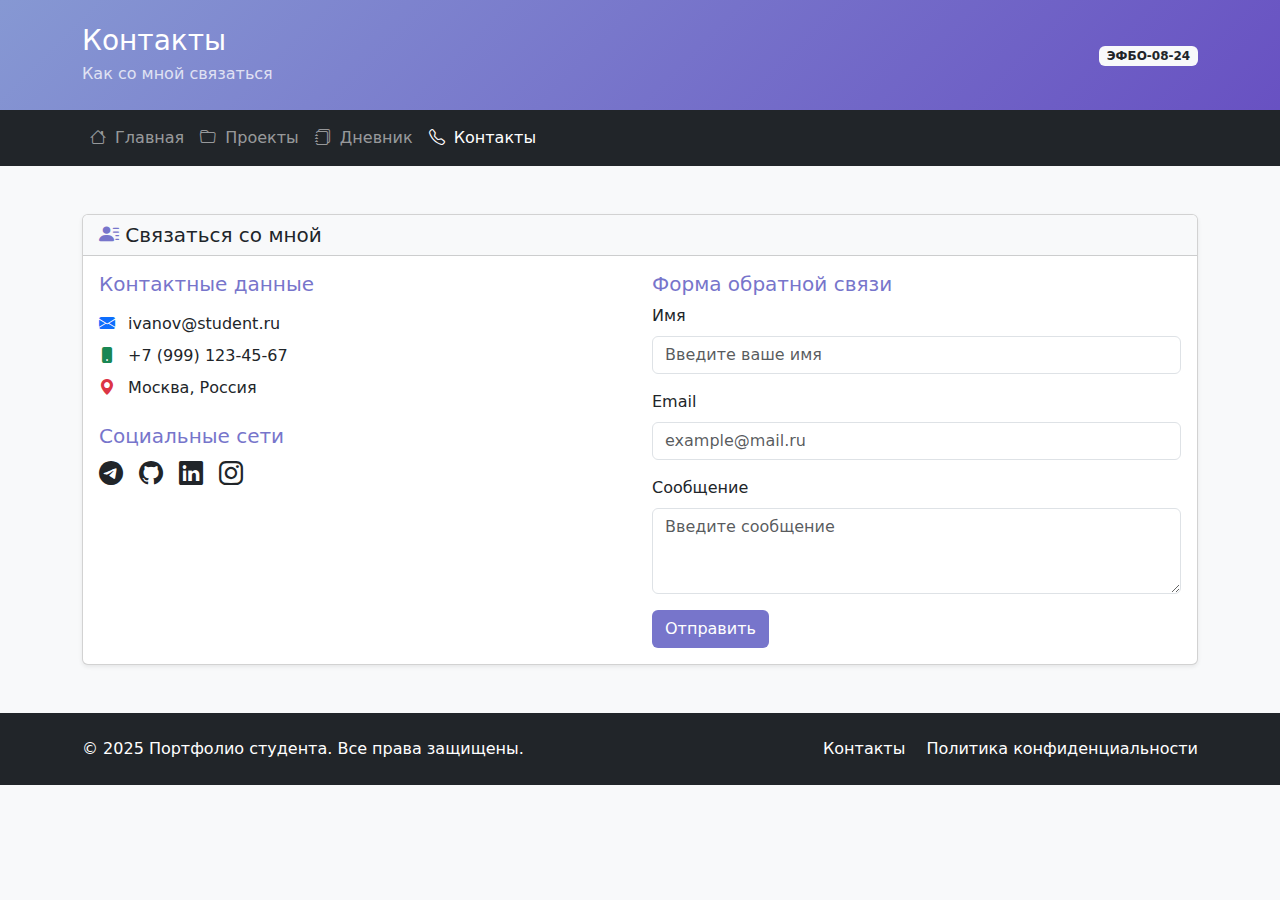
<file: pages/contacts.html>
<!doctype html>
<html lang="ru">
  <head>
    <meta charset="utf-8">
    <meta name="viewport" content="width=device-width, initial-scale=1">
    <link rel="stylesheet" href="https://cdn.jsdelivr.net/npm/bootstrap-icons@1.11.1/font/bootstrap-icons.css">
    <link href="https://cdn.jsdelivr.net/npm/bootstrap@5.3.8/dist/css/bootstrap.min.css" rel="stylesheet">
    <script src="https://cdn.jsdelivr.net/npm/bootstrap@5.3.8/dist/js/bootstrap.bundle.min.js"></script>
    <title>Контакты</title>
  </head>
  <body class="bg-light">
    <div class="container-fluid p-0">
      <!-- Header -->
      <header class="text-white py-4" style="background: linear-gradient(135deg, #8698d3, #6851c2);">
        <div class="container">
          <div class="row align-items-center">
            <div class="col">
              <h1 class="h3 mb-1">Контакты</h1>
              <p class="mb-0 opacity-75">Как со мной связаться</p>
            </div>
            <div class="col-auto">
              <span class="badge bg-light text-dark">ЭФБО-08-24</span>
            </div>
          </div>
        </div>
      </header>

      <!-- Navbar -->
      <nav class="navbar navbar-expand-lg navbar-dark bg-dark">
        <div class="container">
          <button class="navbar-toggler" type="button" data-bs-toggle="collapse" data-bs-target="#navbarNav">
            <span class="navbar-toggler-icon"></span>
          </button>
          <div class="collapse navbar-collapse" id="navbarNav">
            <ul class="navbar-nav">
              <li class="nav-item">
                <a class="nav-link" href="../index.html">
                  <i class="bi bi-house me-1"></i>
                  Главная
                </a>
              </li>
              <li class="nav-item">
                <a class="nav-link" href="projects.html">
                  <i class="bi bi-folder me-1"></i>
                  Проекты
                </a>
              </li>
              <li class="nav-item">
                <a class="nav-link" href="dairy.html">
                  <i class="bi bi-journals me-1"></i>
                  Дневник
                </a>
              </li>
              <li class="nav-item">
                <a class="nav-link active" href="contacts.html">
                  <i class="bi bi-telephone me-1"></i>
                  Контакты
                </a>
              </li>
            </ul>
          </div>
        </div>
      </nav>

      <!-- Main Content -->
      <main class="container my-5">
        <section class="mb-5">
          <div class="card shadow-sm">
            <div class="card-header bg-light">
              <h3 class="card-title h5 mb-0">
                <i class="bi bi-person-lines-fill" style="color: #7775cb"></i>
                Связаться со мной
              </h3>
            </div>
            <div class="card-body">
              <div class="row g-4">
                <!-- Контактная информация -->
                <div class="col-md-6">
                  <h5 style="color: #7775cb">Контактные данные</h5>
                  <ul class="list-unstyled mt-3">
                    <li class="mb-2">
                      <i class="bi bi-envelope-fill me-2 text-primary"></i>
                      <a href="mailto:ivanov@student.ru" class="text-decoration-none text-dark">ivanov@student.ru</a>
                    </li>
                    <li class="mb-2">
                      <i class="bi bi-phone-fill me-2 text-success"></i>
                      <a href="tel:+79991234567" class="text-decoration-none text-dark">+7 (999) 123-45-67</a>
                    </li>
                    <li class="mb-2">
                      <i class="bi bi-geo-alt-fill me-2 text-danger"></i>
                      Москва, Россия
                    </li>
                  </ul>
                  <h5 class="mt-4" style="color: #7775cb">Социальные сети</h5>
                  <div class="d-flex gap-3 mt-2">
                    <a href="#" class="text-dark fs-4"><i class="bi bi-telegram"></i></a>
                    <a href="https://github.com/ceziy01" class="text-dark fs-4"><i class="bi bi-github"></i></a>
                    <a href="#" class="text-dark fs-4"><i class="bi bi-linkedin"></i></a>
                    <a href="#" class="text-dark fs-4"><i class="bi bi-instagram"></i></a>
                  </div>
                </div>

                <!-- Форма обратной связи -->
                <div class="col-md-6">
                  <h5 style="color: #7775cb">Форма обратной связи</h5>
                  <form>
                    <div class="mb-3">
                      <label class="form-label">Имя</label>
                      <input type="text" class="form-control" placeholder="Введите ваше имя" required>
                    </div>
                    <div class="mb-3">
                      <label class="form-label">Email</label>
                      <input type="email" class="form-control" placeholder="example@mail.ru" required>
                    </div>
                    <div class="mb-3">
                      <label class="form-label">Сообщение</label>
                      <textarea class="form-control" rows="3" placeholder="Введите сообщение" required></textarea>
                    </div>
                    <button type="submit" class="btn text-white" style="background: #7775cb;">Отправить</button>
                  </form>
                </div>
              </div>
            </div>
          </div>
        </section>
      </main>

      <!-- Footer -->
      <footer class="bg-dark text-white py-4 mt-5">
        <div class="container">
          <div class="row align-items-center">
            <div class="col-md-6">
              <p class="mb-0">&copy; 2025 Портфолио студента. Все права защищены.</p>
            </div>
            <div class="col-md-6 text-md-end">
              <a href="contacts.html" class="text-white text-decoration-none me-3">Контакты</a>
              <a href="#" class="text-white text-decoration-none">Политика конфиденциальности</a>
            </div>
          </div>
        </div>
      </footer>
    </div>
  </body>
</html>
</file>
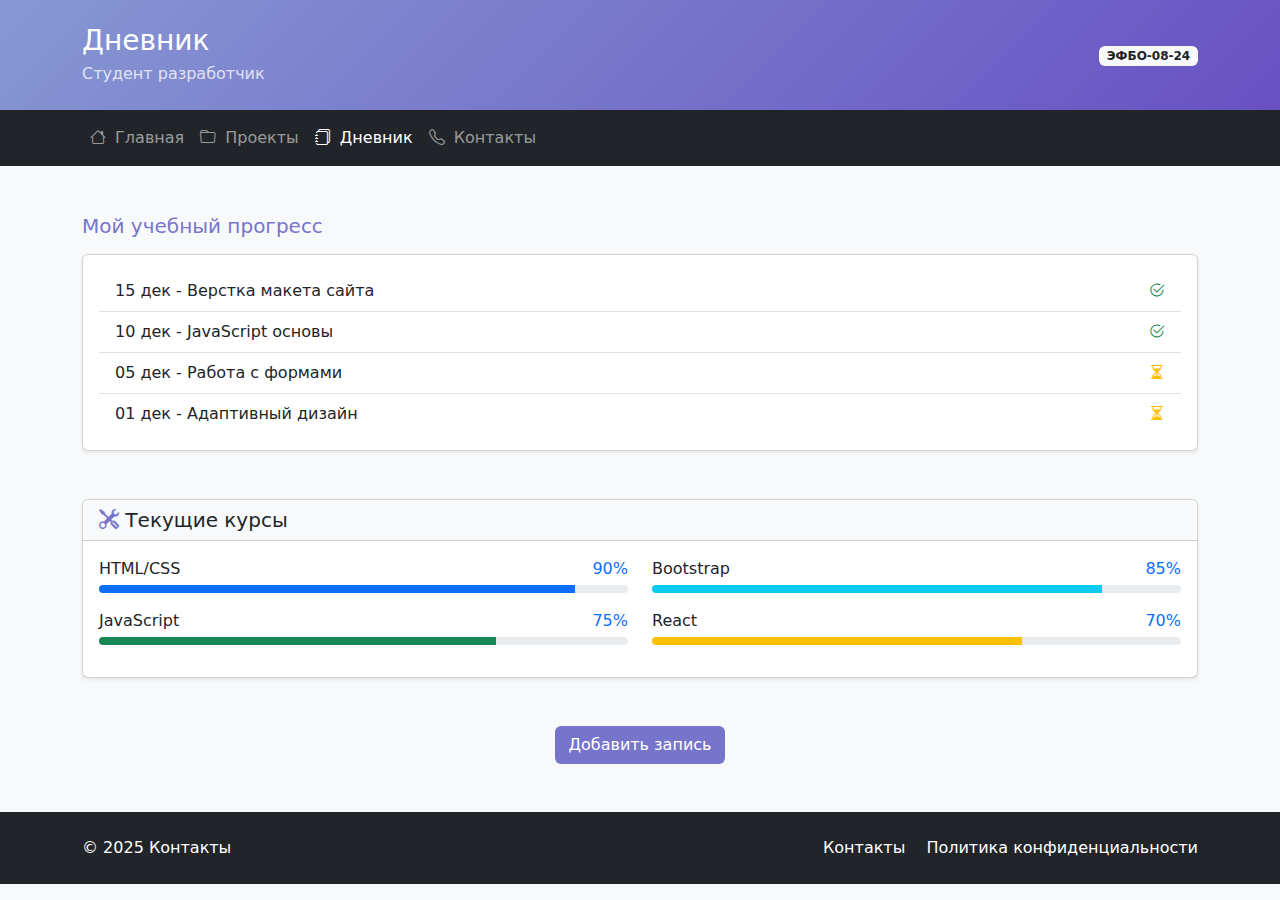
<file: pages/dairy.html>
<!doctype html>
<html lang="ru">
  <head>
    <meta charset="utf-8">
    <meta name="viewport" content="width=device-width, initial-scale=1">
    <link rel="stylesheet" href="https://cdn.jsdelivr.net/npm/bootstrap-icons@1.11.1/font/bootstrap-icons.css">
    <link href="https://cdn.jsdelivr.net/npm/bootstrap@5.3.8/dist/css/bootstrap.min.css" rel="stylesheet">
    <script src="https://cdn.jsdelivr.net/npm/bootstrap@5.3.8/dist/js/bootstrap.bundle.min.js"></script>
    <title>Дневник</title>
  </head>
  <body class="bg-light">
    <div class="container-fluid p-0">
      <div class="container-fluid p-0">
      <header class="text-white py-4" style="background: linear-gradient(135deg, #8698d3, #6851c2);">
        <div class="container">
          <div class="row align-items-center">
            <div class="col">
              <h1 class="h3 mb-1">Дневник</h1>
              <p class ="mb-0 opacity-75">Студент разработчик</p>
            </div>
            <div class="col-auto">
              <span class="badge bg-light text-dark">ЭФБО-08-24</span>
            </div>
          </div>
        </div>
      </header>

      <!-- Navbar Content -->
      <nav class="navbar navbar-expand-lg navbar-dark bg-dark">
        <div class="container">
          <button class="navbar-toggler" type="button" data-bs-toggle="collapse" data-bs-target="#navbarNav">
            <span class="navbar-toggler-icon"></span>
          </button>
          <div class="collapse navbar-collapse" id="navbarNav">
            <ul class="navbar-nav">
              <li class="nav-item">
                <a class="nav-link" href="../index.html">
                  <i class="bi bi-house me-1"></i>
                  Главная
                </a>
              </li>
              <li class="nav-item">
                <a class="nav-link" href="projects.html">
                  <i class="bi bi-folder me-1"></i>
                  Проекты
                </a>
              </li>
              <li class="nav-item">
                <a class="nav-link active" href="dairy.html">
                  <i class="bi bi-journals me-1"></i>
                  Дневник
                </a>
              </li>
              <li class="nav-item">
                <a class="nav-link" href="contacts.html">
                  <i class="bi bi-telephone me-1"></i>
                  Контакты
                </a>
              </li>
            </ul>
          </div>
        </div>
      </nav>

      <!-- Main Content -->
      <main class="container my-5">
        <!-- Учебный прогресс -->
        <section class="mb-5">
          <h3 class="h5 mb-3" style="color: #7775cb">Мой учебный прогресс</h3>
          <div class="card shadow-sm">
            <div class="card-body">
              <ul class="list-group list-group-flush">
                <li class="list-group-item d-flex justify-content-between align-items-center">
                  15 дек - Верстка макета сайта
                  <i class="bi bi-check2-circle text-success"></i>
                </li>
                <li class="list-group-item d-flex justify-content-between align-items-center">
                  10 дек - JavaScript основы
                  <i class="bi bi-check2-circle text-success"></i>
                </li>
                <li class="list-group-item d-flex justify-content-between align-items-center">
                  05 дек - Работа с формами
                  <i class="bi bi-hourglass-split text-warning"></i>
                </li>
                <li class="list-group-item d-flex justify-content-between align-items-center">
                  01 дек - Адаптивный дизайн
                  <i class="bi bi-hourglass-split text-warning"></i>
                </li>
              </ul>
            </div>
          </div>
        </section>

        <!-- Skills Section -->
        <section class="mb-5">
            <div class="card shadow-sm">
                <div class="card-header bg-light">
                    <h3 class="card-title h5 mb-0">
                        <i class="bi bi-tools" style="color: #7775cb"></i>
                        Текущие курсы
                    </h3>
                </div>
                <div class="card-body">
                    <div class="row">
                        <div class="col-md-6">
                            <div class="mb-3">
                                <div class="d-flex justify-content-between mb-1">
                                    <span>HTML/CSS</span>
                                    <span class="text-primary">90%</span>
                                </div>
                                <div class="progress" style="height: 8px;">
                                    <div class="progress-bar bg-primary" style="width: 90%"></div>
                                </div>
                            </div>
                            <div class="mb-3">
                                <div class="d-flex justify-content-between mb-1">
                                    <span>JavaScript</span>
                                    <span class="text-primary">75%</span>
                                </div>
                                <div class="progress" style="height: 8px;">
                                    <div class="progress-bar bg-success" style="width: 75%"></div>
                                </div>
                            </div>
                        </div>
                        <div class="col-md-6">
                            <div class="mb-3">
                                <div class="d-flex justify-content-between mb-1">
                                    <span>Bootstrap</span>
                                    <span class="text-primary">85%</span>
                                </div>
                                <div class="progress" style="height: 8px;">
                                    <div class="progress-bar bg-info" style="width: 85%"></div>
                                </div>
                            </div>
                            <div class="mb-3">
                                <div class="d-flex justify-content-between mb-1">
                                    <span>React</span>
                                    <span class="text-primary">70%</span>
                                </div>
                                <div class="progress" style="height: 8px;">
                                    <div class="progress-bar bg-warning" style="width: 70%"></div>
                                </div>
                            </div>
                        </div>
                    </div>
                </div>
            </div>
        </section>

        <!-- Добавить запись -->
        <section class="text-center">
          <button class="btn text-white" style="background: #7775cb;">Добавить запись</button>
        </section>
      </main>

      <!-- Footer -->
      <footer class="bg-dark text-white py-4 mt-5">
        <div class="container">
          <div class="row align-items-center">
            <div class="col-md-6">
              <p class="mb-0">&copy; 2025 Контакты</p>
            </div>
            <div class="col-md-6 text-md-end">
              <a href="contacts.html" class="text-white text-decoration-none me-3">Контакты</a>
              <a href="#" class="text-white text-decoration-none">Политика конфиденциальности</a>
            </div>
          </div>
        </div>
      </footer>
    </div>
  </body>
</html>
</file>
